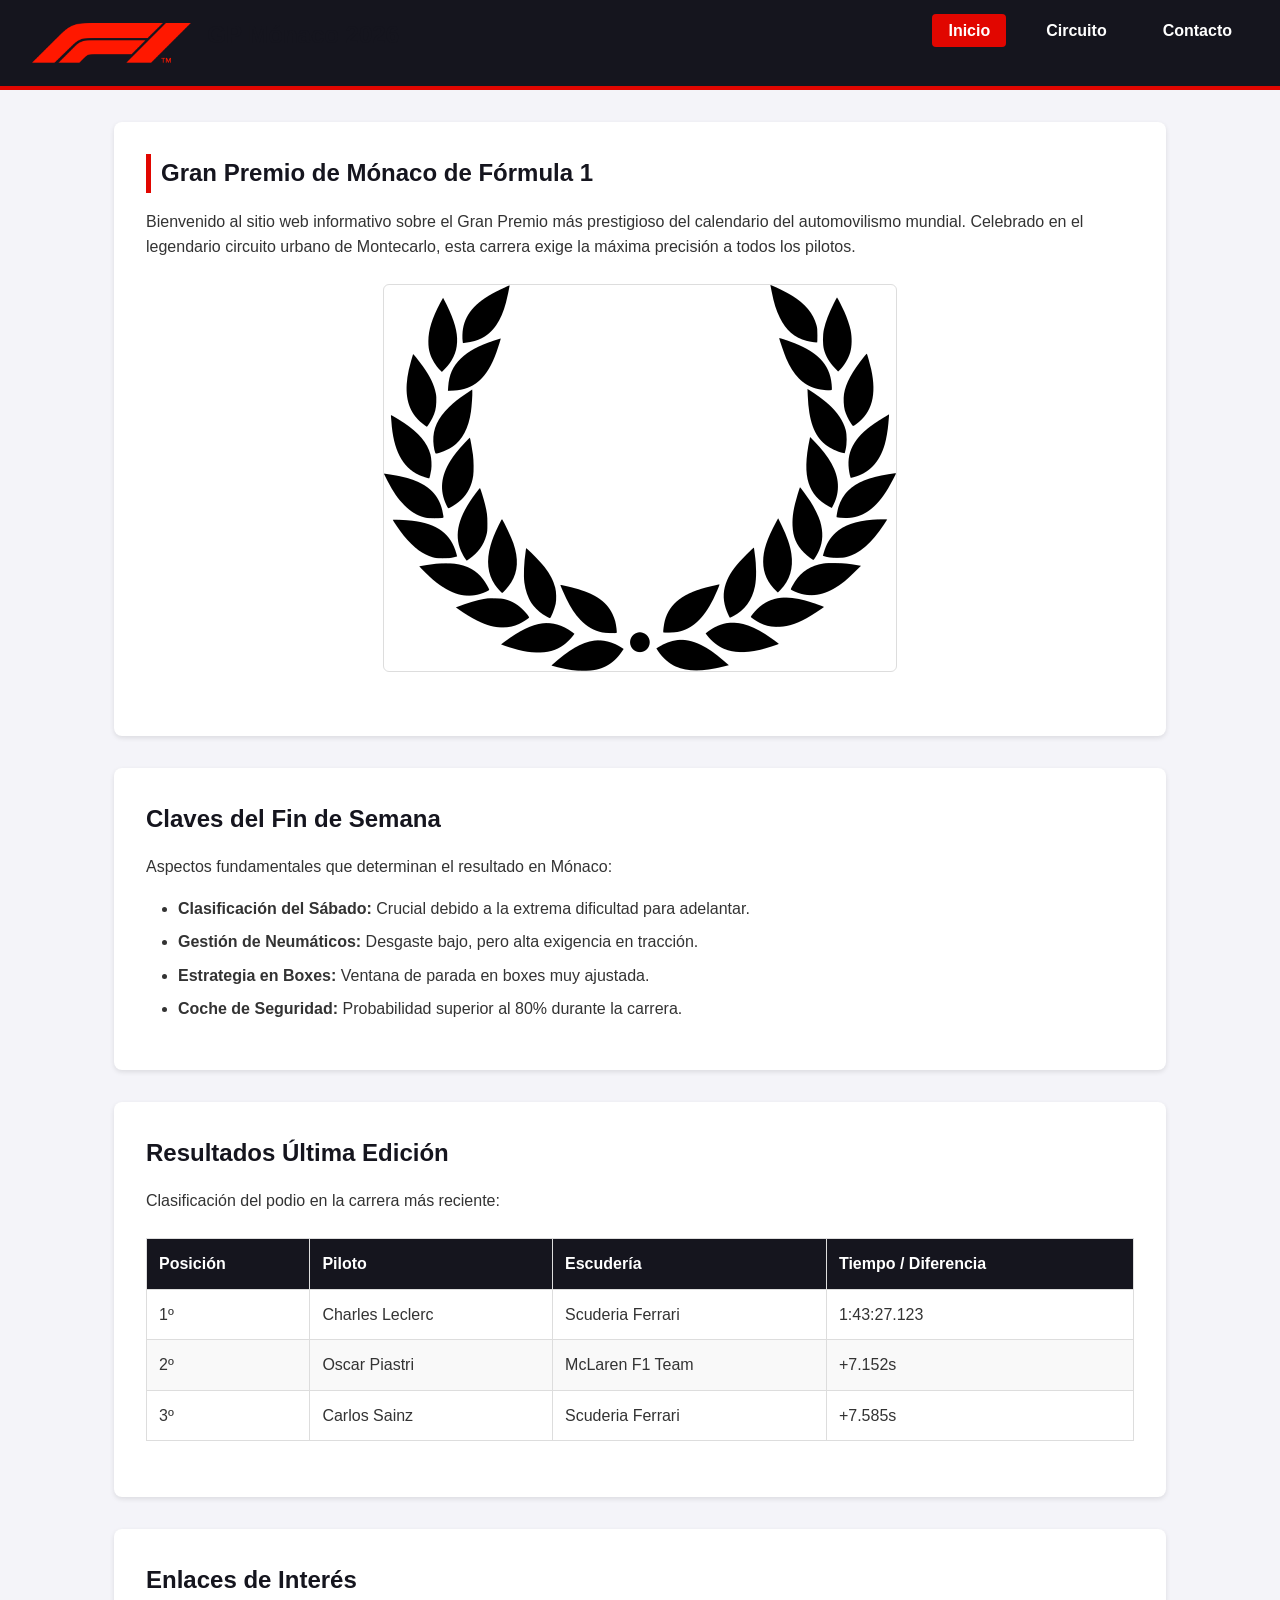
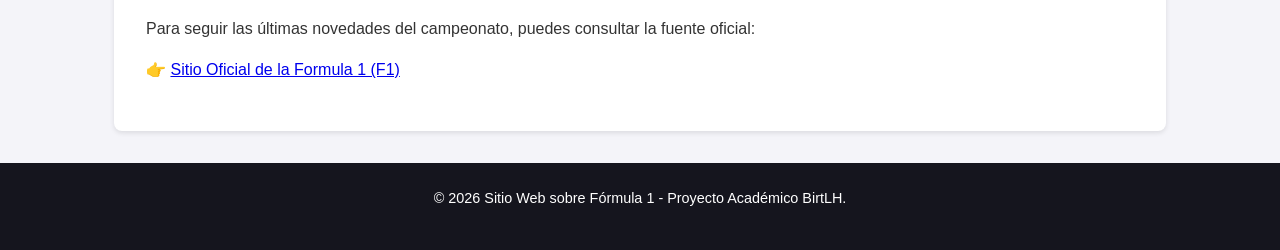
<file: index.html>
﻿<!DOCTYPE html>
<html lang="es">
<head>
    <meta charset="UTF-8">
    <meta name="viewport" content="width=device-width, initial-scale=1.0">
    <title>Gran Premio de Mónaco - Fórmula 1</title>
    <link rel="stylesheet" href="estilos/estilos.css">
</head>
<body>

    <!--
        CABECERA Y NAVEGACIÓN PRINCIPAL
        Muestra la identidad del sitio y el menú para navegar entre las 3 páginas internas.
    -->
    <header>
        <div class="logo-container">
            <img src="imagenes/logo-f1.png" alt="Logo Oficial de Fórmula 1" class="logo">
            <h2>GP Mónaco 2026</h2>
        </div>
        <nav>
            <ul>
                <li><a href="index.html" class="activo">Inicio</a></li>
                <li><a href="circuito.html">Circuito</a></li>
                <li><a href="contacto.html">Contacto</a></li>
            </ul>
        </nav>
    </header>

    <!--
        CONTENIDO PRINCIPAL - PÁGINA DE INICIO
        Visión general del Gran Premio, lista de momentos clave y tabla del podio actual.
    -->
    <main>
        <section>
            <h1>Gran Premio de Mónaco de Fórmula 1</h1>
            <p>Bienvenido al sitio web informativo sobre el Gran Premio más prestigioso del calendario del automovilismo mundial. Celebrado en el legendario circuito urbano de Montecarlo, esta carrera exige la máxima precisión a todos los pilotos.</p>
            
            <div class="img-container">
                <img src="imagenes/podium.png" alt="Celebración del podio en el Gran Premio de Mónaco">
            </div>
        </section>

        <section>
            <h2>Claves del Fin de Semana</h2>
            <p>Aspectos fundamentales que determinan el resultado en Mónaco:</p>
            <ul>
                <li><strong>Clasificación del Sábado:</strong> Crucial debido a la extrema dificultad para adelantar.</li>
                <li><strong>Gestión de Neumáticos:</strong> Desgaste bajo, pero alta exigencia en tracción.</li>
                <li><strong>Estrategia en Boxes:</strong> Ventana de parada en boxes muy ajustada.</li>
                <li><strong>Coche de Seguridad:</strong> Probabilidad superior al 80% durante la carrera.</li>
            </ul>
        </section>

        <section>
            <h2>Resultados Última Edición</h2>
            <p>Clasificación del podio en la carrera más reciente:</p>
            <table>
                <thead>
                    <tr>
                        <th>Posición</th>
                        <th>Piloto</th>
                        <th>Escudería</th>
                        <th>Tiempo / Diferencia</th>
                    </tr>
                </thead>
                <tbody>
                    <tr>
                        <td>1º</td>
                        <td>Charles Leclerc</td>
                        <td>Scuderia Ferrari</td>
                        <td>1:43:27.123</td>
                    </tr>
                    <tr>
                        <td>2º</td>
                        <td>Oscar Piastri</td>
                        <td>McLaren F1 Team</td>
                        <td>+7.152s</td>
                    </tr>
                    <tr>
                        <td>3º</td>
                        <td>Carlos Sainz</td>
                        <td>Scuderia Ferrari</td>
                        <td>+7.585s</td>
                    </tr>
                </tbody>
            </table>
        </section>

        <section>
            <h2>Enlaces de Interés</h2>
            <p>Para seguir las últimas novedades del campeonato, puedes consultar la fuente oficial:</p>
            <p>👉 <a href="https://www.formula1.com" target="_blank" rel="noopener">Sitio Oficial de la Formula 1 (F1)</a></p>
        </section>
    </main>

    <!--
        PIE DE PÁGINA
        Derechos reservados e información del proyecto.
    -->
    <footer>
        <p>&copy; 2026 Sitio Web sobre Fórmula 1 - Proyecto Académico BirtLH.</p>
    </footer>

</body>
</html>
</file>
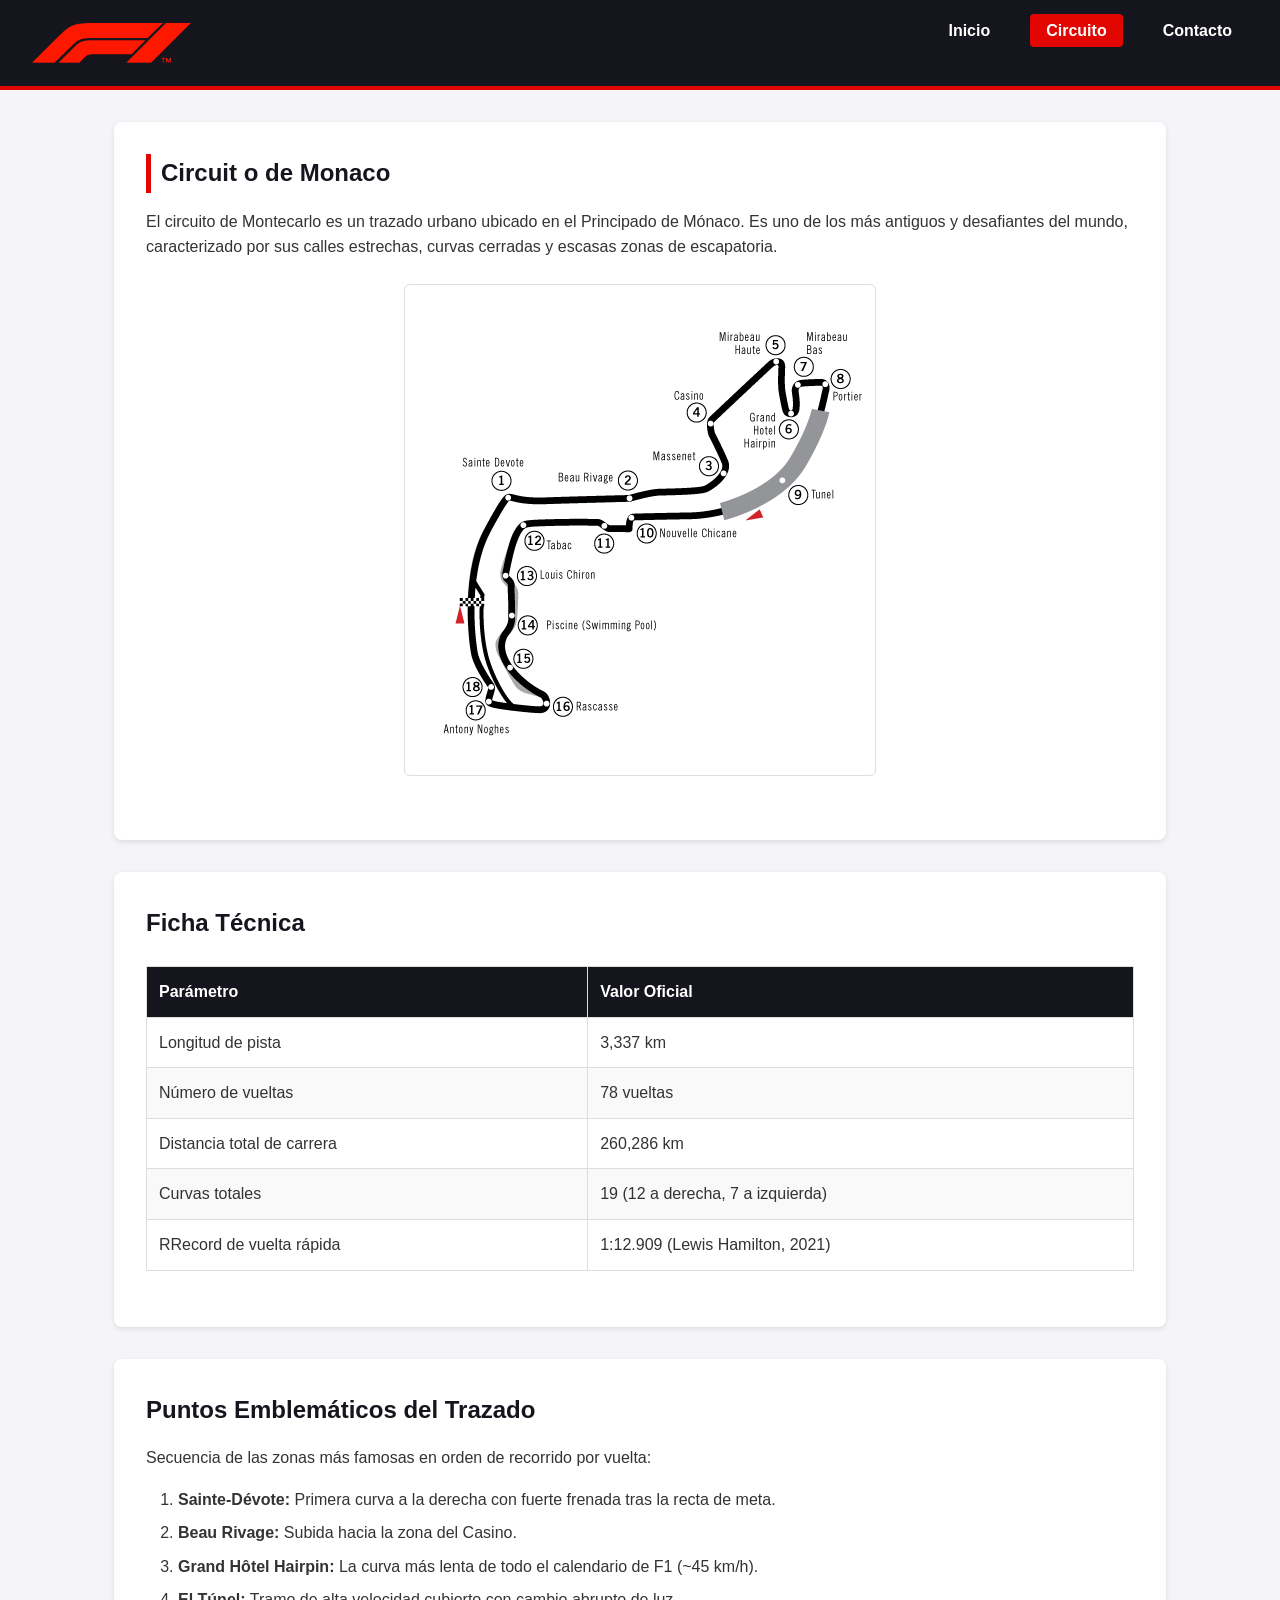
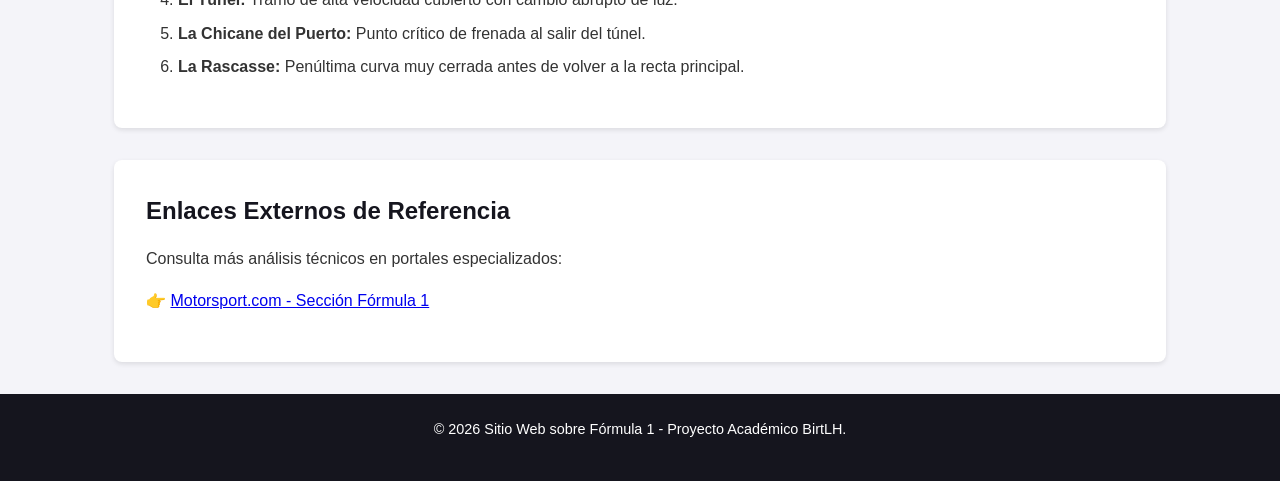
<file: circuito.html>
﻿<!DOCTYPE html>
<html lang="es">
<head>
    <meta charset="UTF-8">
    <meta name="viewport" content="width=device-width, initial-scale=1.0">
    <title>Análisis del Circuito - GP de Mónaco</title>
    <link rel="stylesheet" href="estilos/estilos.css">
</head>
<body>

    <!--
        CABECERA Y NAVEGACIÓN
        Estructura homogénea repetida en todas las páginas para consistencia.
    -->
    <header>
        <div class="logo-container">
            <img src="imagenes/logo-f1.png" alt="Logo Oficial de Fórmula 1" class="logo">
            <h2>GP Mónaco 2026</h2>
        </div>
        <nav>
            <ul>
                <li><a href="index.html">Inicio</a></li>
                <li><a href="circuito.html" class="activo">Circuito</a></li>
                <li><a href="contacto.html">Contacto</a></li>
            </ul>
        </nav>
    </header>

    <!--
        CONTENIDO PRINCIPAL - INFORMACIÓN DEL CIRCUITO
        Detalles técnicos, imagen del trazado, datos en formato lista ordenada y tabla de sectores.
    -->
    <main>
        <section>
            <h1>Circuit o de Monaco</h1>
            <p>El circuito de Montecarlo es un trazado urbano ubicado en el Principado de Mónaco. Es uno de los más antiguos y desafiantes del mundo, caracterizado por sus calles estrechas, curvas cerradas y escasas zonas de escapatoria.</p>
            
            <div class="img-container">
                <img src="imagenes/circuito-monaco.png" alt="Trazado del circuito de Montecarlo en Mónaco">
            </div>
        </section>

        <section>
            <h2>Ficha Técnica</h2>
            <table>
                <thead>
                    <tr>
                        <th>Parámetro</th>
                        <th>Valor Oficial</th>
                    </tr>
                </thead>
                <tbody>
                    <tr>
                        <td>Longitud de pista</td>
                        <td>3,337 km</td>
                    </tr>
                    <tr>
                        <td>Número de vueltas</td>
                        <td>78 vueltas</td>
                    </tr>
                    <tr>
                        <td>Distancia total de carrera</td>
                        <td>260,286 km</td>
                    </tr>
                    <tr>
                        <td>Curvas totales</td>
                        <td>19 (12 a derecha, 7 a izquierda)</td>
                    </tr>
                    <tr>
                        <td>RRecord de vuelta rápida</td>
                        <td>1:12.909 (Lewis Hamilton, 2021)</td>
                    </tr>
                </tbody>
            </table>
        </section>

        <section>
            <h2>Puntos Emblemáticos del Trazado</h2>
            <p>Secuencia de las zonas más famosas en orden de recorrido por vuelta:</p>
            <ol>
                <li><strong>Sainte-Dévote:</strong> Primera curva a la derecha con fuerte frenada tras la recta de meta.</li>
                <li><strong>Beau Rivage:</strong> Subida hacia la zona del Casino.</li>
                <li><strong>Grand Hôtel Hairpin:</strong> La curva más lenta de todo el calendario de F1 (~45 km/h).</li>
                <li><strong>El Túnel:</strong> Tramo de alta velocidad cubierto con cambio abrupto de luz.</li>
                <li><strong>La Chicane del Puerto:</strong> Punto crítico de frenada al salir del túnel.</li>
                <li><strong>La Rascasse:</strong> Penúltima curva muy cerrada antes de volver a la recta principal.</li>
            </ol>
        </section>

        <section>
            <h2>Enlaces Externos de Referencia</h2>
            <p>Consulta más análisis técnicos en portales especializados:</p>
            <p>👉 <a href="https://es.motorsport.com/f1/" target="_blank" rel="noopener">Motorsport.com - Sección Fórmula 1</a></p>
        </section>
    </main>

    <!--
        PIE DE PÁGINA
    -->
    <footer>
        <p>&copy; 2026 Sitio Web sobre Fórmula 1 - Proyecto Académico BirtLH.</p>
    </footer>

</body>
</html>
</file>
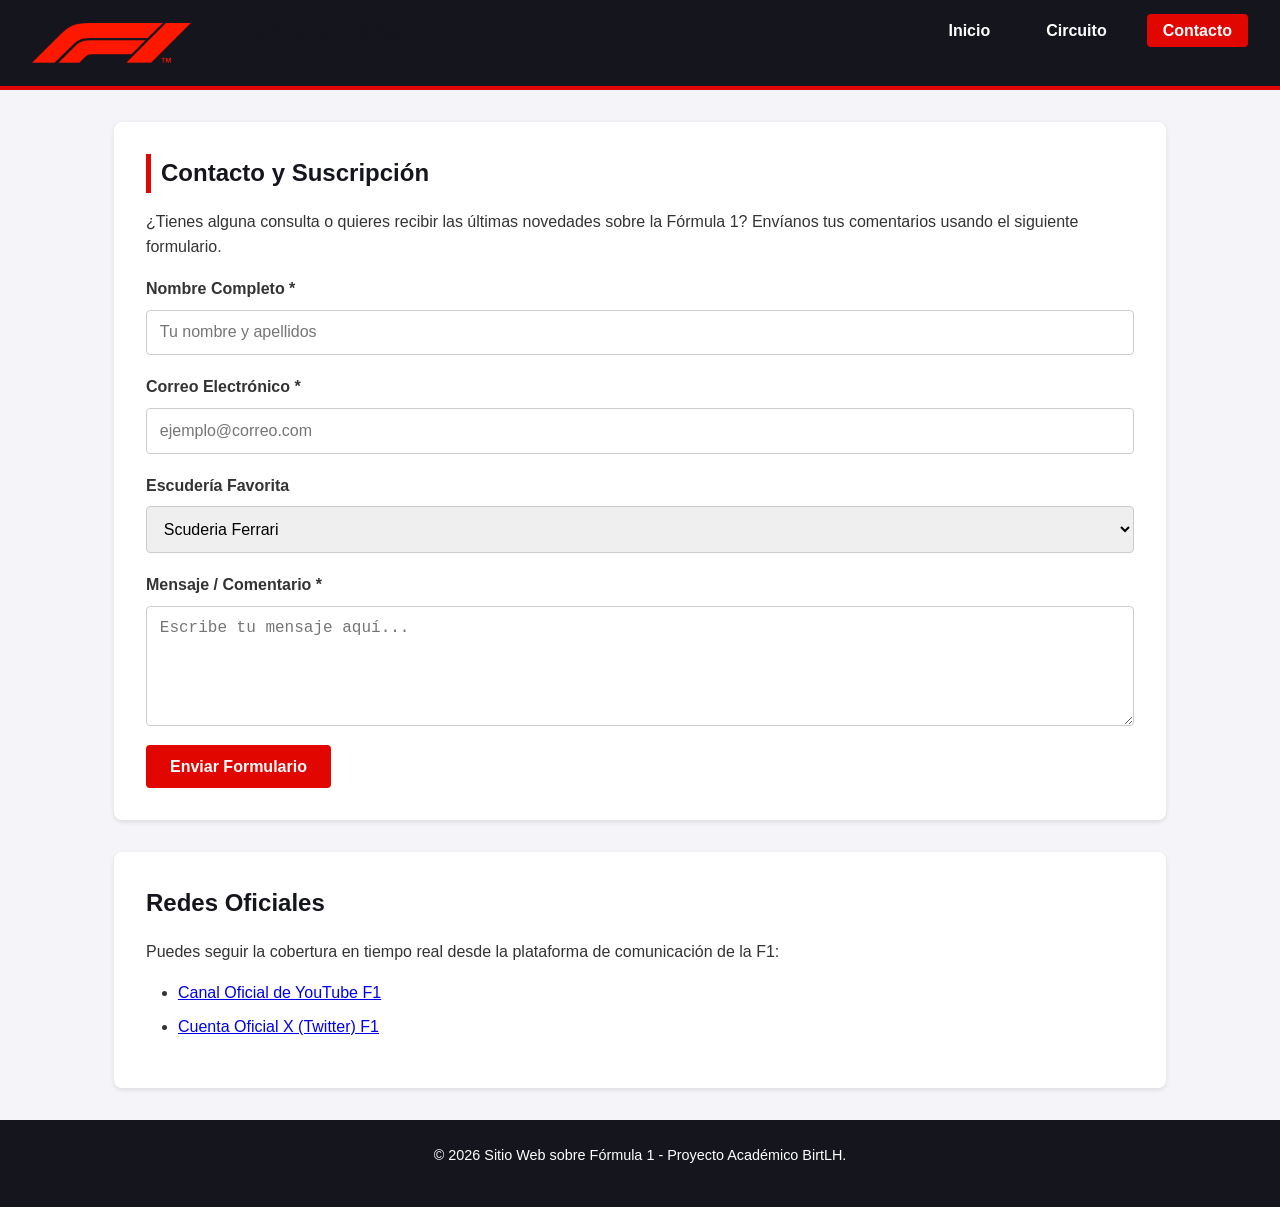
<file: contacto.html>
<!DOCTYPE html>
<html lang="es">
<head>
    <meta charset="UTF-8">
    <meta name="viewport" content="width=device-width, initial-scale=1.0">
    <title>Contacto - Fans F1</title>
    <link rel="stylesheet" href="estilos/estilos.css">
</head>
<body>

    <!--
        CABECERA Y NAVEGACIÓN
    -->
    <header>
        <div class="logo-container">
            <img src="imagenes/logo-f1.png" alt="Logo Oficial de Fórmula 1" class="logo">
            <h2>GP Mónaco 2026</h2>
        </div>
        <nav>
            <ul>
                <li><a href="index.html">Inicio</a></li>
                <li><a href="circuito.html">Circuito</a></li>
                <li><a href="contacto.html" class="activo">Contacto</a></li>
            </ul>
        </nav>
    </header>

    <!--
        CONTENIDO PRINCIPAL - FORMULARIO CON MAILTO:
        Formulario bien estructurado mediante grupos en CSS, alineado y validado mediante HTML5.
    -->
    <main>
        <section>
            <h1>Contacto y Suscripción</h1>
            <p>¿Tienes alguna consulta o quieres recibir las últimas novedades sobre la Fórmula 1? Envíanos tus comentarios usando el siguiente formulario.</p>

            <form action="mailto:cazpeitia@ikaslea.birt.eus" method="post" enctype="text/plain">
                
                <div class="form-grupo">
                    <label for="nombre">Nombre Completo *</label>
                    <input type="text" id="nombre" name="Nombre" placeholder="Tu nombre y apellidos" required>
                </div>

                <div class="form-grupo">
                    <label for="correo">Correo Electrónico *</label>
                    <input type="email" id="correo" name="Correo" placeholder="ejemplo@correo.com" required>
                </div>

                <div class="form-grupo">
                    <label for="escuderia">Escudería Favorita</label>
                    <select id="escuderia" name="Escuderia_Favorita">
                        <option value="Ferrari">Scuderia Ferrari</option>
                        <option value="McLaren">McLaren</option>
                        <option value="RedBull">Red Bull Racing</option>
                        <option value="Mercedes">Mercedes-AMG</option>
                        <option value="AstonMartin">Aston Martin</option>
                        <option value="Otra">Otra</option>
                    </select>
                </div>

                <div class="form-grupo">
                    <label for="mensaje">Mensaje / Comentario *</label>
                    <textarea id="mensaje" name="Mensaje" placeholder="Escribe tu mensaje aquí..." required></textarea>
                </div>

                <button type="submit">Enviar Formulario</button>
            </form>
        </section>

        <section>
            <h2>Redes Oficiales</h2>
            <p>Puedes seguir la cobertura en tiempo real desde la plataforma de comunicación de la F1:</p>
            <ul>
                <li><a href="https://www.youtube.com/c/F1" target="_blank" rel="noopener">Canal Oficial de YouTube F1</a></li>
                <li><a href="https://x.com/F1" target="_blank" rel="noopener">Cuenta Oficial X (Twitter) F1</a></li>
            </ul>
        </section>
    </main>

    <!--
        PIE DE PÁGINA
    -->
    <footer>
        <p>&copy; 2026 Sitio Web sobre Fórmula 1 - Proyecto Académico BirtLH.</p>
    </footer>

</body>
</html>
</file>
<file: estilos/estilos.css>
/* RESET Y ESTILOS GENERALES */
* {
    box-sizing: border-box;
    margin: 0;
    padding: 0;
}

body {
    font-family: Arial, Helvetica, sans-serif;
    line-height: 1.6;
    background-color: #f4f4f9;
    color: #333;
}

/* CABECERA Y NAVEGACIÓN */
header {
    background-color: #15151e;
    color: #ffffff;
    padding: 1rem 2rem;
    display: flex;
    justify-content: space-between;
    align-items: center;
    border-bottom: 4px solid #e10600; /* Rojo F1 */
}

header .logo-container {
    display: flex;
    align-items: center;
    gap: 1rem;
}

header img.logo {
    height: 40px;
    width: auto;
}

nav ul {
    list-style: none;
    display: flex;
    gap: 1.5rem;
}

nav a {
    color: #ffffff;
    text-decoration: none;
    font-weight: bold;
    padding: 0.5rem 1rem;
    transition: background 0.3s, color 0.3s;
    border-radius: 4px;
}

nav a:hover, nav a.activo {
    background-color: #e10600;
    color: #ffffff;
}

/* CONTENEDOR PRINCIPAL */
main {
    max-width: 1100px;
    margin: 2rem auto;
    padding: 0 1.5rem;
}

section {
    background: #ffffff;
    padding: 2rem;
    margin-bottom: 2rem;
    border-radius: 8px;
    box-shadow: 0 2px 5px rgba(0,0,0,0.1);
}

h1, h2, h3 {
    color: #15151e;
    margin-bottom: 1rem;
}

h1 { border-left: 5px solid #e10600; padding-left: 10px; }

p { margin-bottom: 1rem; }

/* LISTAS */
ul, ol {
    margin-left: 2rem;
    margin-bottom: 1rem;
}

li { margin-bottom: 0.5rem; }

/* IMÁGENES RESPONSIVAS SIN DEFORMACIÓN */
.img-container {
    text-align: center;
    margin: 1.5rem 0;
}

.img-container img {
    max-width: 100%;
    height: auto;
    object-fit: cover;
    border-radius: 6px;
    border: 1px solid #ddd;
}

/* TABLAS ESTRUCTURADAS */
table {
    width: 100%;
    border-collapse: collapse;
    margin: 1.5rem 0;
}

th, td {
    padding: 12px;
    border: 1px solid #ddd;
    text-align: left;
}

th {
    background-color: #15151e;
    color: white;
}

tr:nth-child(even) {
    background-color: #f9f9f9;
}

/* FORMULARIO BIEN ALINEADO */
.form-grupo {
    display: flex;
    flex-direction: column;
    margin-bottom: 1.2rem;
}

.form-grupo label {
    font-weight: bold;
    margin-bottom: 0.5rem;
}

.form-grupo input, 
.form-grupo select, 
.form-grupo textarea {
    padding: 0.8rem;
    border: 1px solid #ccc;
    border-radius: 4px;
    font-size: 1rem;
    width: 100%;
}

.form-grupo textarea {
    resize: vertical;
    min-height: 120px;
}

button[type="submit"] {
    background-color: #e10600;
    color: white;
    padding: 0.8rem 1.5rem;
    border: none;
    border-radius: 4px;
    font-size: 1rem;
    font-weight: bold;
    cursor: pointer;
    transition: background 0.3s;
}

button[type="submit"]:hover {
    background-color: #b30500;
}

/* PIE DE PÁGINA */
footer {
    background-color: #15151e;
    color: #ffffff;
    text-align: center;
    padding: 1.5rem;
    margin-top: 2rem;
    font-size: 0.9rem;
}

footer a {
    color: #e10600;
    text-decoration: none;
}

footer a:hover {
    text-decoration: underline;
}
</file>
